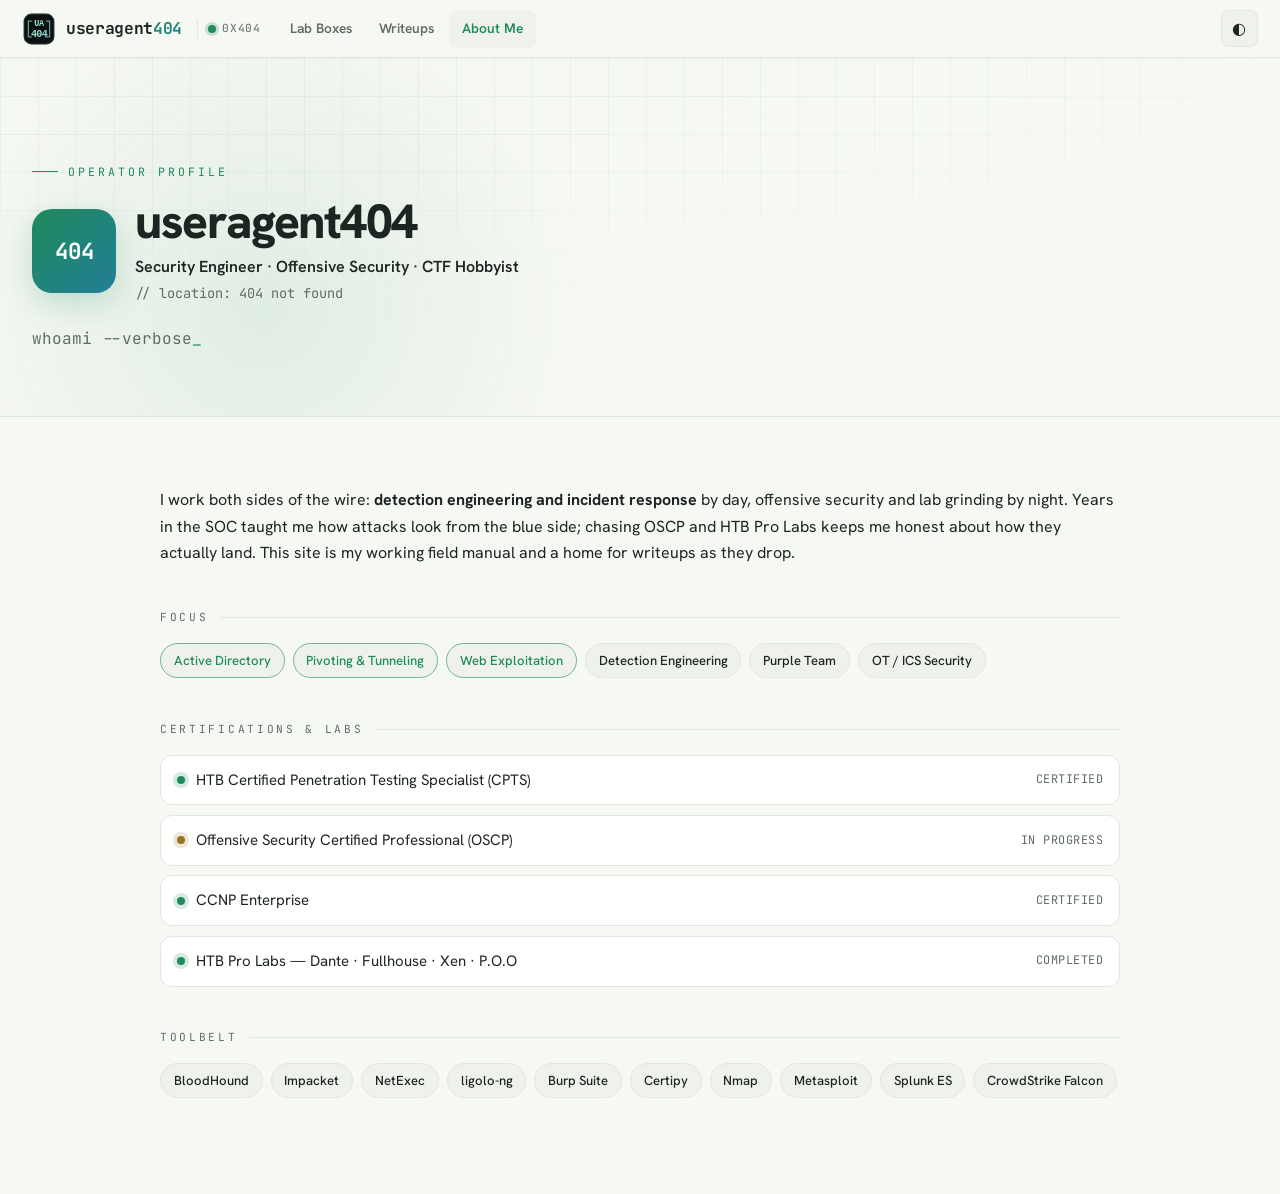
<file: about.html>
<!doctype html>
<html lang="en">
<head>
<meta charset="utf-8">
<meta name="viewport" content="width=device-width, initial-scale=1, viewport-fit=cover">
<title>About // useragent404</title>
<link rel="stylesheet" href="https://fonts.googleapis.com/css2?family=Hanken+Grotesk:wght@400;500;600;700;800&family=JetBrains+Mono:wght@400;500;700&display=swap">
<link rel="icon" href="assets/favicon.svg" type="image/svg+xml">
<link rel="alternate icon" href="assets/favicon.ico" sizes="any">
<link rel="icon" type="image/png" sizes="32x32" href="assets/favicon-32.png">
<link rel="apple-touch-icon" href="assets/favicon-180.png">
<link rel="stylesheet" href="assets/style.css">
</head>
<body>
<header class="nav">
  <a class="brand" href="index.html">
    <img class="mark" src="assets/logo-badge.svg" alt="" width="34" height="34">
    <span class="wm">useragent<span class="g">404</span></span>
    <span class="tag"><i class="st"></i>0x404</span>
  </a>
  <nav class="navlinks">
    <a href="lab-boxes.html" data-nav="lab-boxes.html">Lab Boxes</a>
    <a href="writeups.html" data-nav="writeups.html">Writeups</a>
    <a href="about.html" data-nav="about.html">About Me</a>
  </nav>
  <span class="spacer"></span>
  <button class="iconbtn" id="theme" aria-label="Toggle theme" title="Toggle theme">&#9680;</button>
</header>

<section class="hero">
  <p class="eyebrow">Operator Profile</p>
  <div class="id">
    <div class="avatar">404</div>
    <div>
      <h1 style="font-size:clamp(1.9rem,6vw,3rem);max-width:none;margin:0">useragent404</h1>
      <p class="role">Security Engineer &middot; Offensive Security &middot; CTF Hobbyist</p>
      <p class="loc">// location: 404 not found</p>
    </div>
  </div>
  <p class="tagline" data-type="whoami --verbose"></p>
</section>

<div class="wrap">
  <p class="lead">I work both sides of the wire: <strong>detection engineering and incident response</strong> by day, offensive security and lab grinding by night. Years in the SOC taught me how attacks look from the blue side; chasing OSCP and HTB Pro Labs keeps me honest about how they actually land. This site is my working field manual and a home for writeups as they drop.</p>

  <p class="sec-label">Focus</p>
  <div class="chips">
    <span class="chip key">Active Directory</span>
    <span class="chip key">Pivoting &amp; Tunneling</span>
    <span class="chip key">Web Exploitation</span>
    <span class="chip">Detection Engineering</span>
    <span class="chip">Purple Team</span>
    <span class="chip">OT / ICS Security</span>
  </div>

  <p class="sec-label">Certifications &amp; Labs</p>
  <ul class="certlist">
    <li><span class="dot"></span> HTB Certified Penetration Testing Specialist (CPTS) <span class="meta">certified</span></li>
    <li><span class="dot wip"></span> Offensive Security Certified Professional (OSCP) <span class="meta">in progress</span></li>
    <li><span class="dot"></span> CCNP Enterprise <span class="meta">certified</span></li>
    <li><span class="dot"></span> HTB Pro Labs &mdash; Dante &middot; Fullhouse &middot; Xen &middot; P.O.O <span class="meta">completed</span></li>
  </ul>

  <p class="sec-label">Toolbelt</p>
  <div class="chips">
    <span class="chip">BloodHound</span><span class="chip">Impacket</span><span class="chip">NetExec</span>
    <span class="chip">ligolo-ng</span><span class="chip">Burp Suite</span><span class="chip">Certipy</span>
    <span class="chip">Nmap</span><span class="chip">Metasploit</span><span class="chip">Splunk ES</span>
    <span class="chip">CrowdStrike Falcon</span>
  </div>
</div>

<script src="assets/app.js"></script>
</body>
</html>
</file>
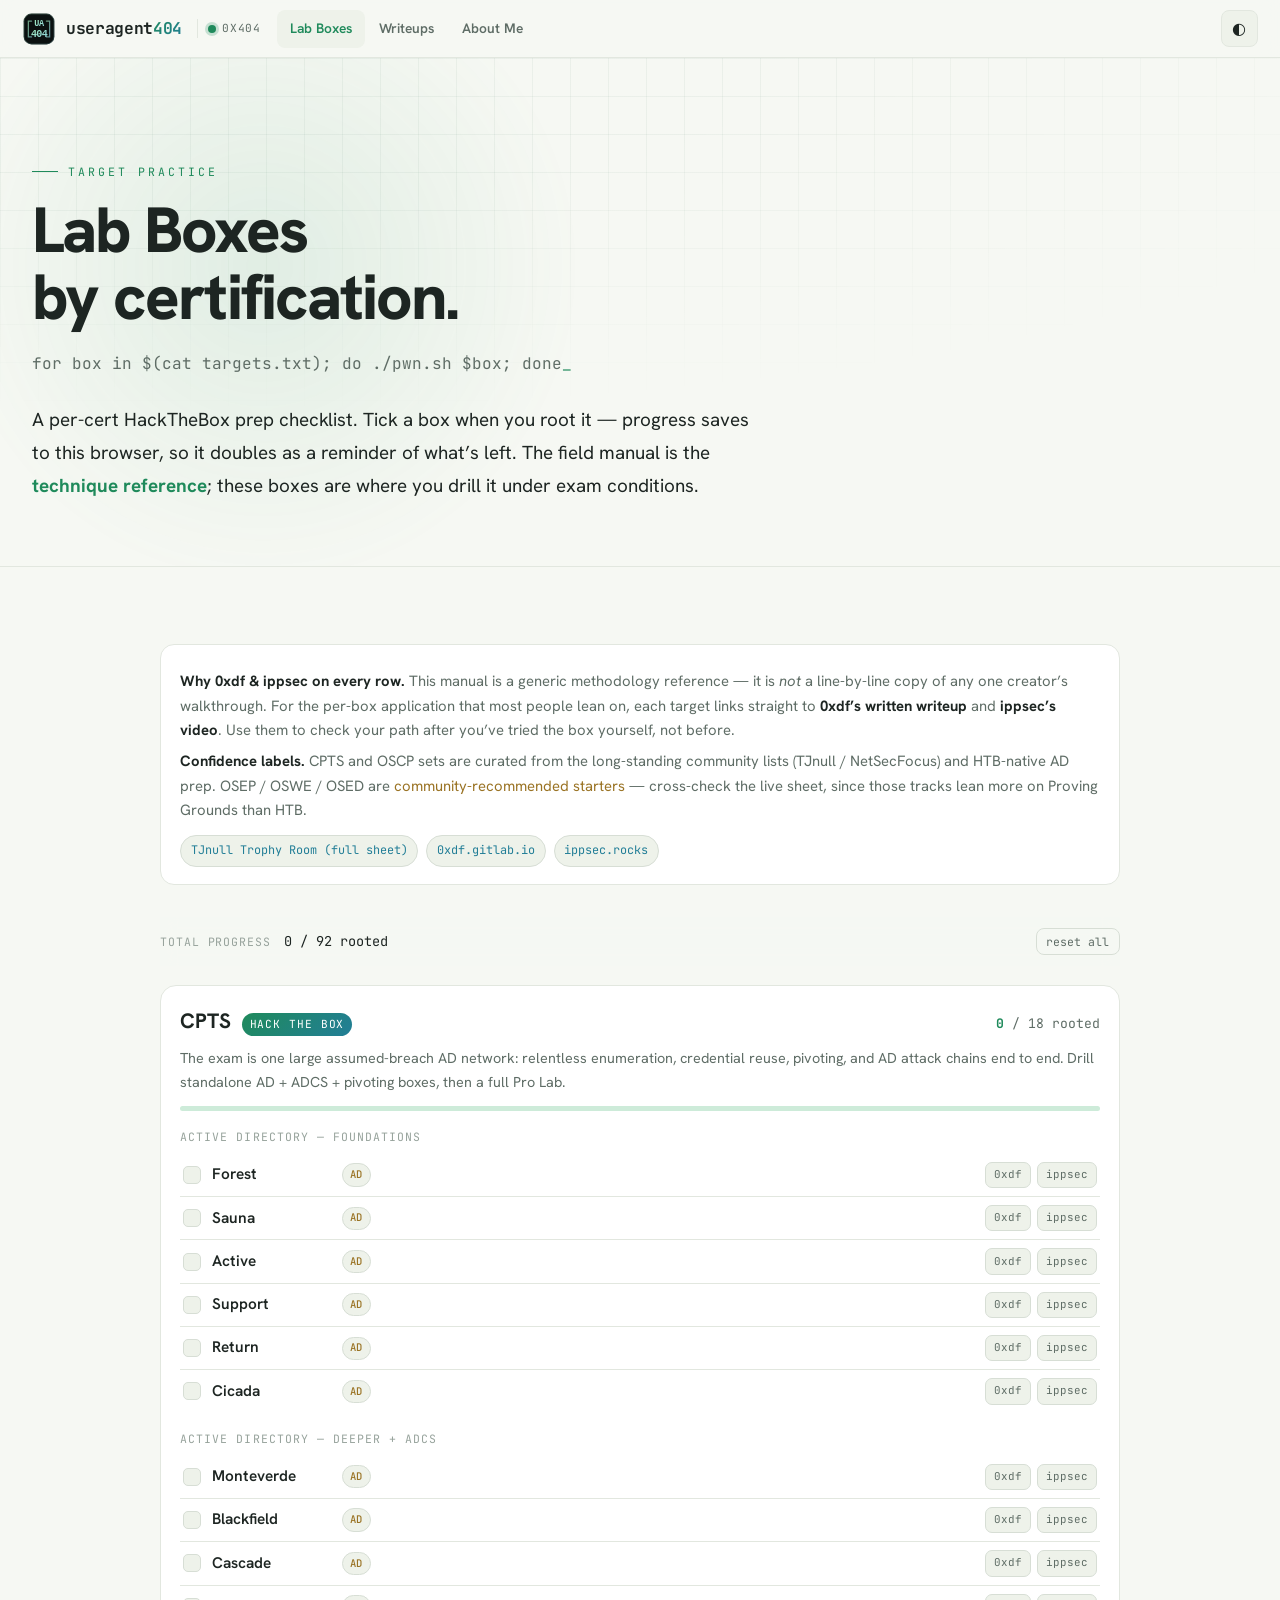
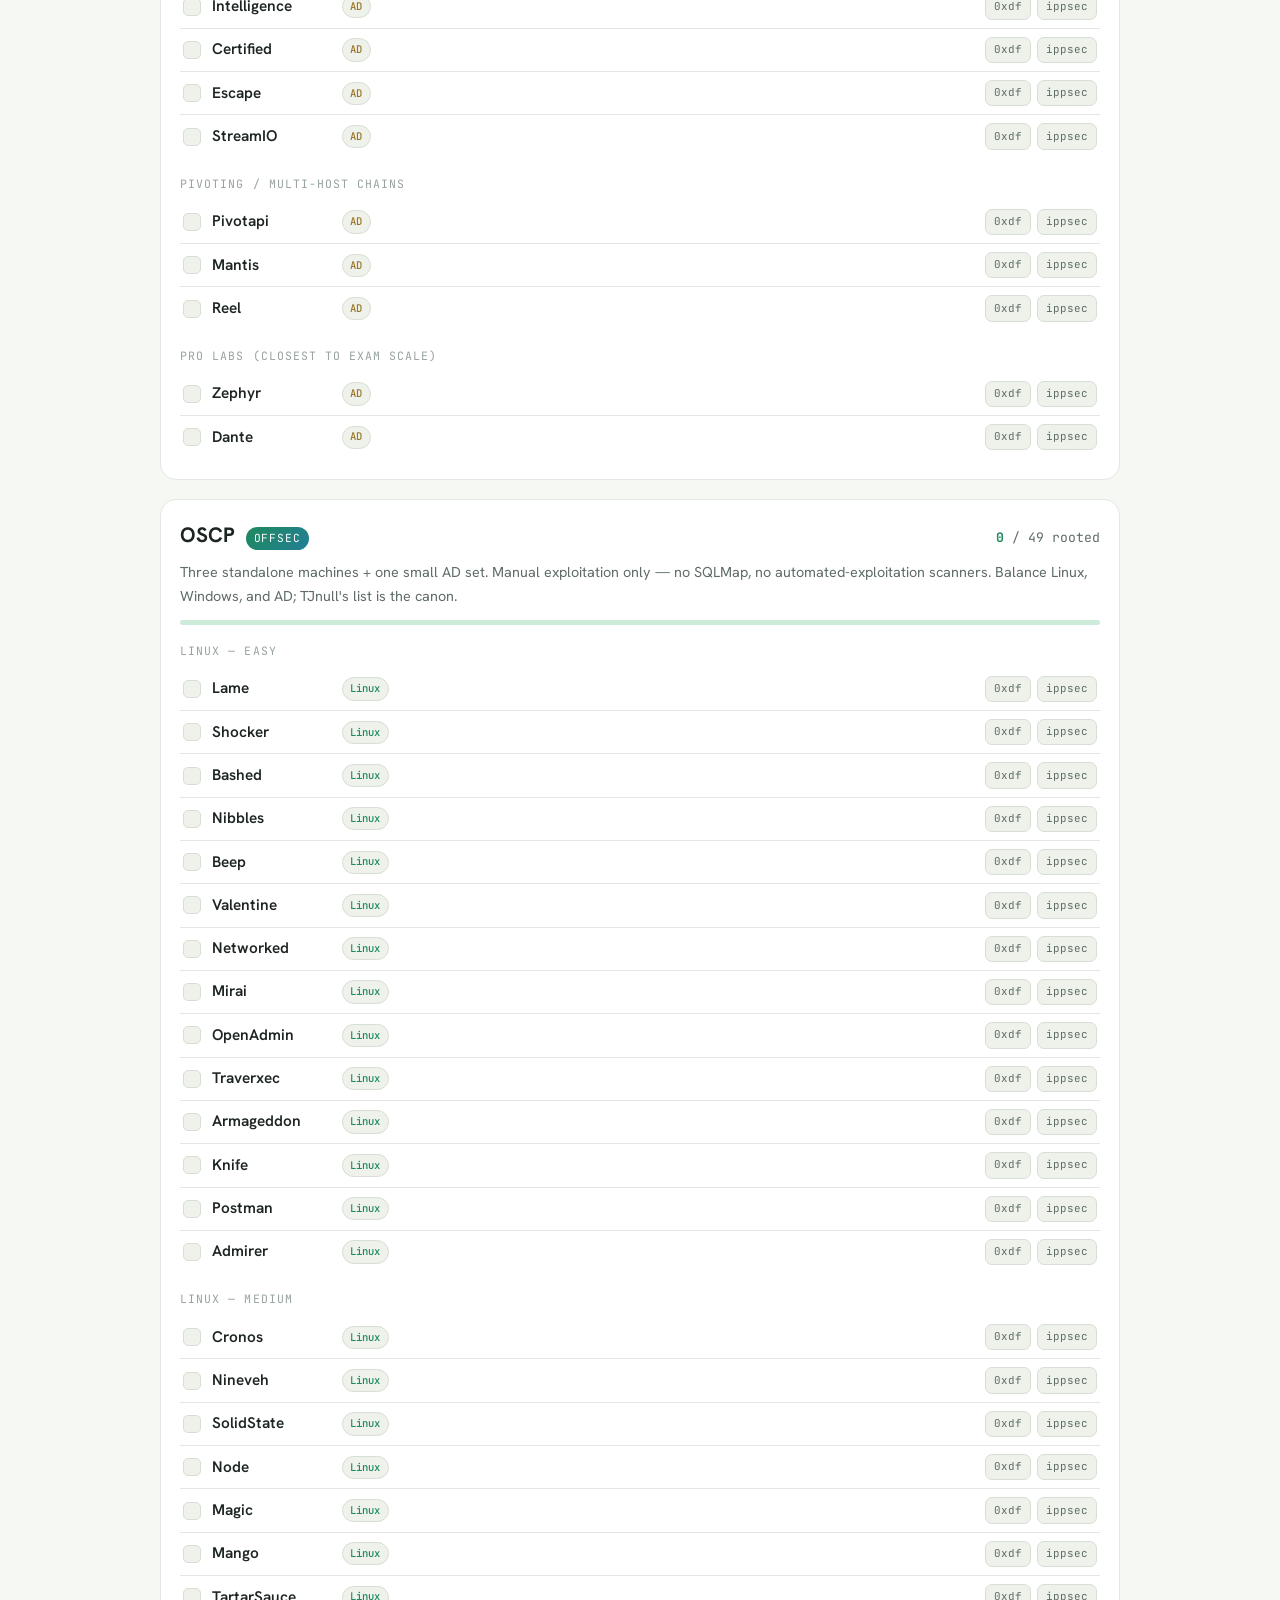
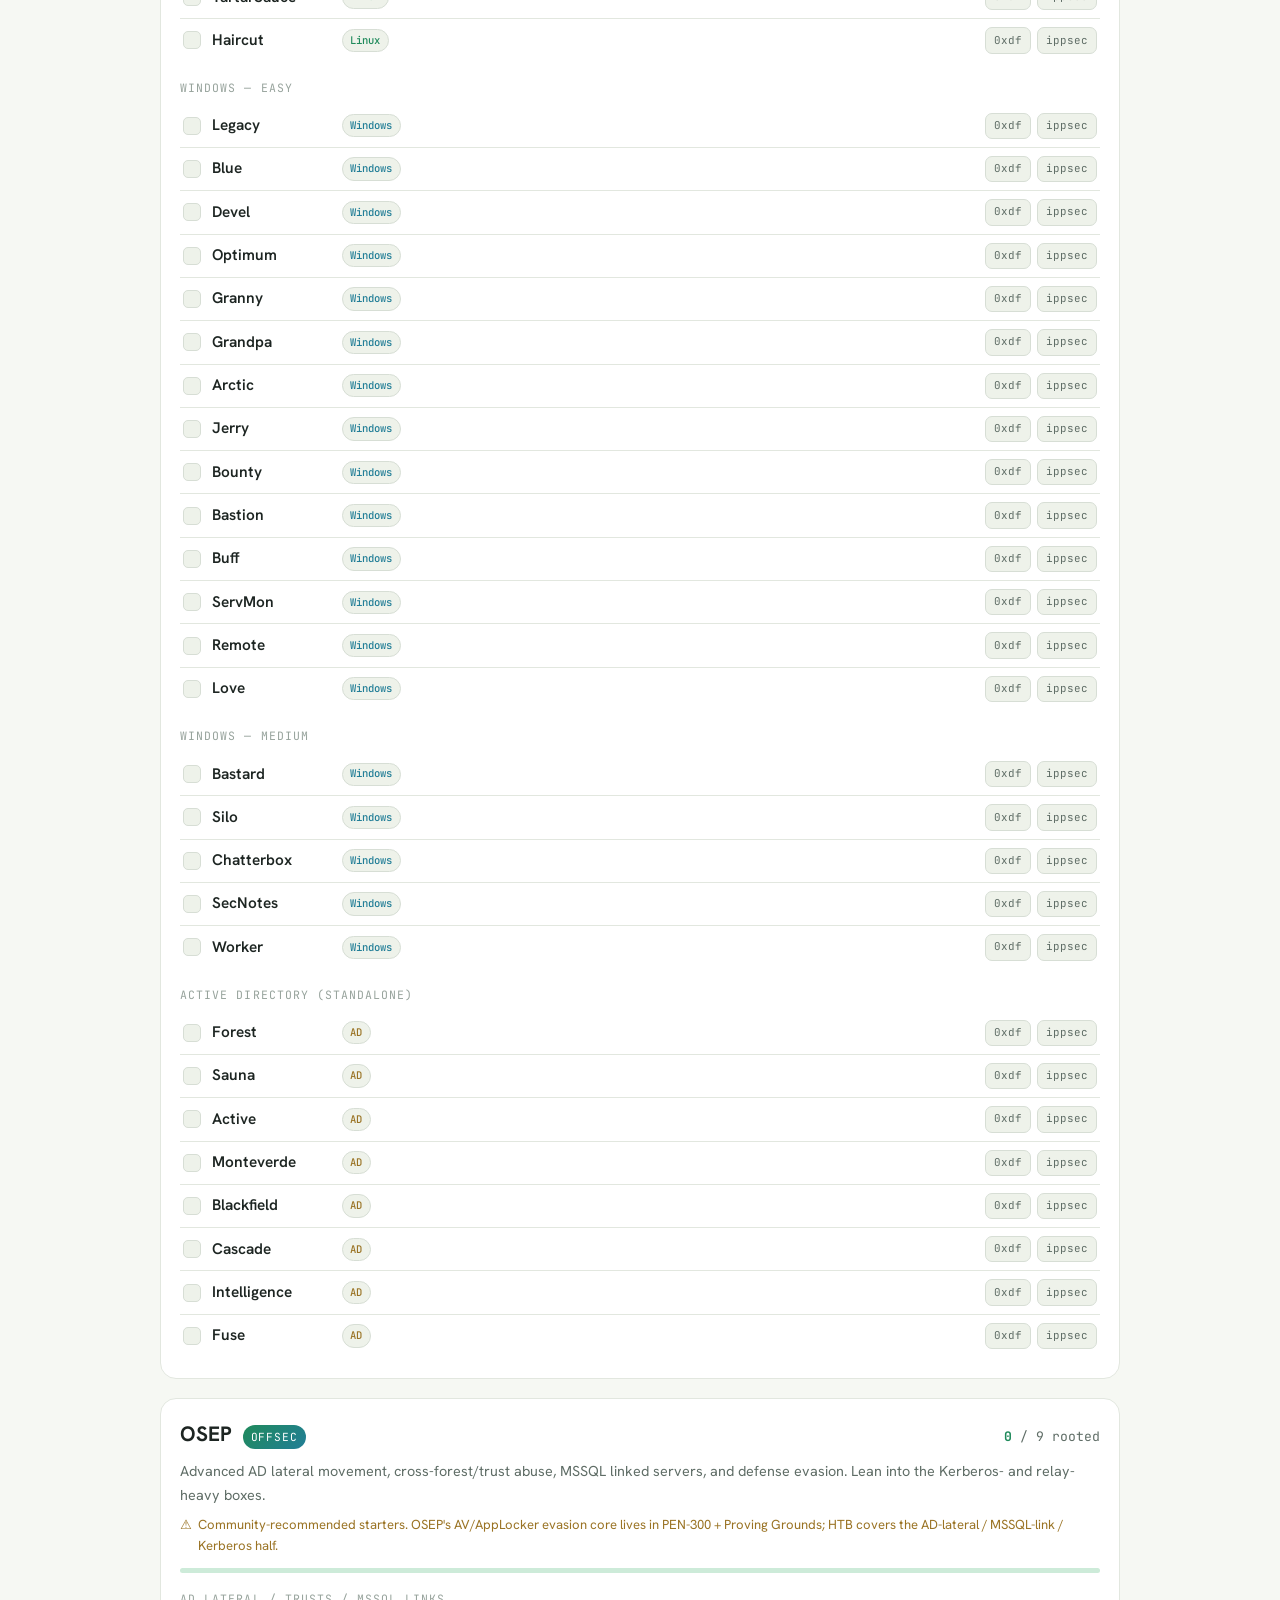
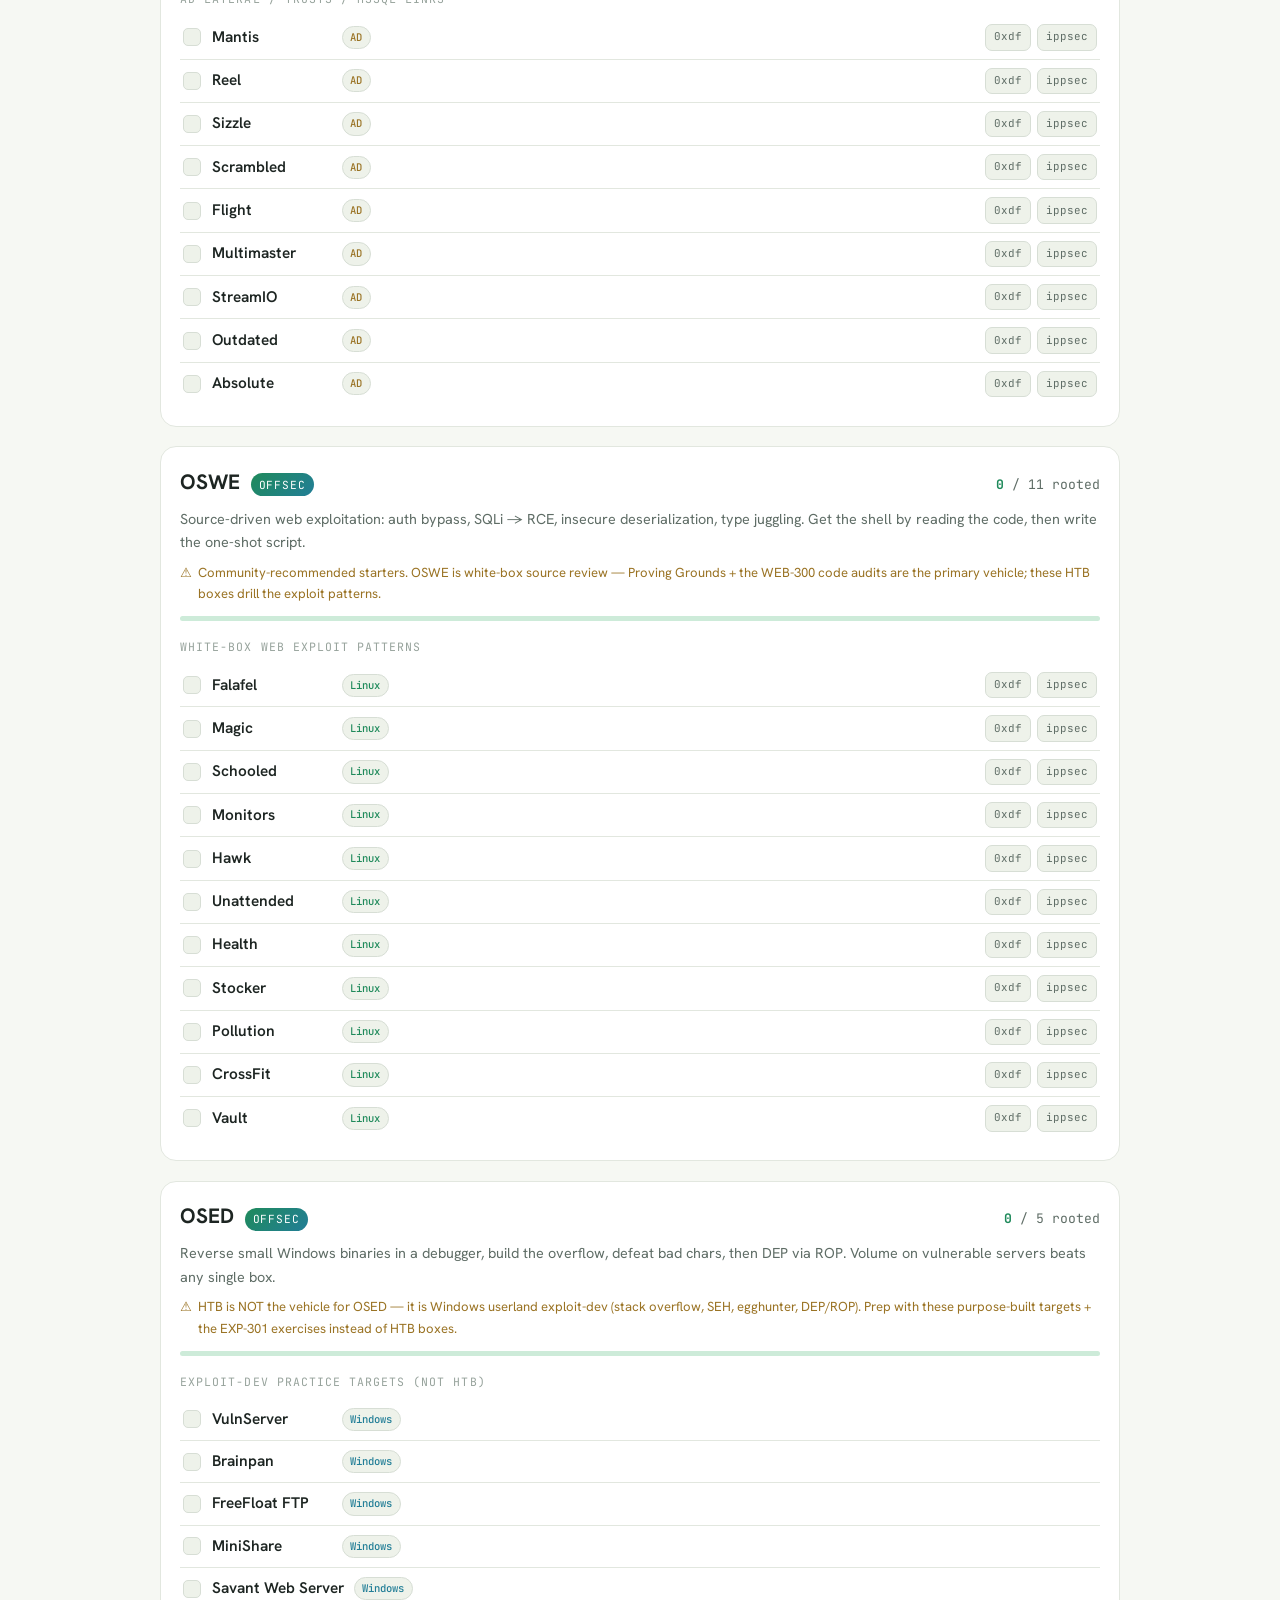
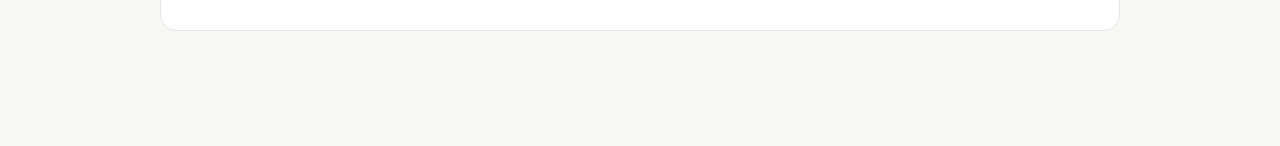
<file: lab-boxes.html>
<!doctype html>
<html lang="en">
<head>
<meta charset="utf-8">
<meta name="viewport" content="width=device-width, initial-scale=1, viewport-fit=cover">
<title>Lab Boxes // useragent404</title>
<link rel="stylesheet" href="https://fonts.googleapis.com/css2?family=Hanken+Grotesk:wght@400;500;600;700;800&family=JetBrains+Mono:wght@400;500;700&display=swap">
<link rel="icon" href="assets/favicon.svg" type="image/svg+xml">
<link rel="alternate icon" href="assets/favicon.ico" sizes="any">
<link rel="icon" type="image/png" sizes="32x32" href="assets/favicon-32.png">
<link rel="apple-touch-icon" href="assets/favicon-180.png">
<link rel="stylesheet" href="assets/style.css">
<style>
/* ---- Lab Boxes page-scoped ---- */
.lb-intro{border:1px solid var(--border);background:var(--panel);border-radius:14px;
  padding:1.1rem 1.2rem;margin:1.4rem 0 2rem}
.lb-intro p{margin:.4rem 0;color:var(--muted);font-size:.93rem}
.lb-intro strong{color:var(--fg)}
.lb-src{display:flex;flex-wrap:wrap;gap:.5rem;margin-top:.8rem}
.lb-src a{display:inline-flex;align-items:center;gap:.35rem;font-family:"JetBrains Mono",monospace;
  font-size:.74rem;padding:.3rem .6rem;border:1px solid var(--border2);border-radius:999px;
  background:var(--panel2);color:var(--accent2)}
.lb-src a:hover{border-color:var(--accent2)}

.lb-overall{position:sticky;top:0;z-index:5;display:flex;align-items:center;gap:.8rem;flex-wrap:wrap;
  padding:.7rem 0;margin-bottom:.4rem;background:color-mix(in srgb,var(--bg) 90%,transparent);
  backdrop-filter:blur(8px);-webkit-backdrop-filter:blur(8px)}
.lb-overall .lab{font-family:"JetBrains Mono",monospace;font-size:.72rem;text-transform:uppercase;
  letter-spacing:.08em;color:var(--faint)}
.lb-overall .ct{font-family:"JetBrains Mono",monospace;font-size:.85rem;color:var(--fg)}
.lb-reset{margin-left:auto;font-family:"JetBrains Mono",monospace;font-size:.72rem;
  background:none;border:1px solid var(--border2);color:var(--muted);border-radius:8px;
  padding:.3rem .6rem;cursor:pointer}
.lb-reset:hover{border-color:var(--amber);color:var(--amber)}

.cert{border:1px solid var(--border);background:var(--panel);border-radius:16px;
  padding:1.1rem 1.2rem 1.3rem;margin:1.2rem 0}
.cert-hd{display:flex;align-items:baseline;gap:.7rem;flex-wrap:wrap}
.cert-hd h2{margin:0;font-size:1.3rem;letter-spacing:-.01em}
.cert-hd .vendor{font-family:"JetBrains Mono",monospace;font-size:.7rem;text-transform:uppercase;
  letter-spacing:.08em;color:var(--on-accent);background:linear-gradient(135deg,var(--accent),var(--accent2));
  padding:.15rem .5rem;border-radius:999px}
.cert-hd .prog{margin-left:auto;font-family:"JetBrains Mono",monospace;font-size:.82rem;color:var(--muted)}
.cert-hd .prog b{color:var(--accent)}
.cert-blurb{color:var(--muted);font-size:.9rem;margin:.55rem 0 .2rem}
.cert-note{font-size:.82rem;color:var(--amber);margin:.4rem 0 0;display:flex;gap:.4rem}
.bar{height:5px;border-radius:999px;background:var(--mark);overflow:hidden;margin:.7rem 0 .4rem}
.bar > i{display:block;height:100%;width:0;border-radius:999px;
  background:linear-gradient(90deg,var(--accent),var(--accent2));transition:width .3s ease}

.grp{margin-top:1rem}
.grp-lab{font-family:"JetBrains Mono",monospace;font-size:.72rem;text-transform:uppercase;
  letter-spacing:.09em;color:var(--faint);margin:.2rem 0 .5rem}
.box{display:flex;align-items:center;gap:.65rem;padding:.5rem .2rem;border-bottom:1px solid var(--border)}
.box:last-child{border-bottom:none}
.box input{appearance:none;-webkit-appearance:none;flex:none;width:18px;height:18px;border-radius:5px;
  border:1.5px solid var(--border2);background:var(--panel2);cursor:pointer;position:relative;margin:0}
.box input:checked{background:linear-gradient(135deg,var(--accent),var(--accent2));border-color:transparent}
.box input:checked::after{content:"";position:absolute;left:5px;top:1px;width:5px;height:10px;
  border:solid var(--on-accent);border-width:0 2px 2px 0;transform:rotate(45deg)}
.box .nm{font-weight:600;font-size:.96rem;min-width:7.5rem}
.box.done .nm{color:var(--faint);text-decoration:line-through;text-decoration-color:var(--border2)}
.box .chips{display:flex;gap:.35rem;flex-wrap:wrap}
.chip{font-family:"JetBrains Mono",monospace;font-size:.66rem;padding:.12rem .45rem;border-radius:999px;
  border:1px solid var(--border2);color:var(--muted);white-space:nowrap}
.chip.lx{color:var(--accent)} .chip.win{color:var(--accent2)} .chip.ad{color:var(--amber)}
.box .lk{margin-left:auto;display:flex;gap:.35rem}
.box .lk a{font-family:"JetBrains Mono",monospace;font-size:.68rem;padding:.2rem .5rem;border-radius:7px;
  border:1px solid var(--border2);color:var(--muted);background:var(--panel2)}
.box .lk a:hover{border-color:var(--accent2);color:var(--accent2)}
@media(max-width:560px){.box{flex-wrap:wrap}.box .lk{margin-left:1.9rem;width:100%}}
</style>
</head>
<body>
<header class="nav">
  <a class="brand" href="index.html">
    <img class="mark" src="assets/logo-badge.svg" alt="" width="34" height="34">
    <span class="wm">useragent<span class="g">404</span></span>
    <span class="tag"><i class="st"></i>0x404</span>
  </a>
  <nav class="navlinks">
    <a href="lab-boxes.html" data-nav="lab-boxes.html">Lab Boxes</a>
    <a href="writeups.html" data-nav="writeups.html">Writeups</a>
    <a href="about.html" data-nav="about.html">About Me</a>
  </nav>
  <span class="spacer"></span>
  <button class="iconbtn" id="theme" aria-label="Toggle theme" title="Toggle theme">&#9680;</button>
</header>

<section class="hero">
  <p class="eyebrow">Target Practice</p>
  <h1>Lab Boxes<br>by certification.</h1>
  <p class="tagline" data-type="for box in $(cat targets.txt); do ./pwn.sh $box; done"></p>
  <p class="lead">A per-cert HackTheBox prep checklist. Tick a box when you root it &mdash; progress saves to this browser, so it doubles as a reminder of what&rsquo;s left. The field manual is the <strong>technique reference</strong>; these boxes are where you drill it under exam conditions.</p>
</section>

<div class="wrap">
  <div class="lb-intro">
    <p><strong>Why 0xdf &amp; ippsec on every row.</strong> This manual is a generic methodology reference &mdash; it is <em>not</em> a line-by-line copy of any one creator&rsquo;s walkthrough. For the per-box application that most people lean on, each target links straight to <strong>0xdf&rsquo;s written writeup</strong> and <strong>ippsec&rsquo;s video</strong>. Use them to check your path after you&rsquo;ve tried the box yourself, not before.</p>
    <p><strong>Confidence labels.</strong> CPTS and OSCP sets are curated from the long-standing community lists (TJnull / NetSecFocus) and HTB-native AD prep. OSEP / OSWE / OSED are <span style="color:var(--amber)">community-recommended starters</span> &mdash; cross-check the live sheet, since those tracks lean more on Proving Grounds than HTB.</p>
    <div class="lb-src">
      <a href="https://docs.google.com/spreadsheets/d/18weuz_Eeynr6sXFQ87Cd5F0slOj9Z6rt" target="_blank" rel="noopener">TJnull Trophy Room (full sheet)</a>
      <a href="https://0xdf.gitlab.io/" target="_blank" rel="noopener">0xdf.gitlab.io</a>
      <a href="https://ippsec.rocks/" target="_blank" rel="noopener">ippsec.rocks</a>
    </div>
  </div>

  <div class="lb-overall">
    <span class="lab">Total progress</span>
    <span class="ct" id="overall">0 / 0 rooted</span>
    <button class="lb-reset" id="resetAll">reset all</button>
  </div>

  <div id="certs"></div>
</div>

<script>
/* ---- box data: edit freely; id = cert+"/"+name is auto ---- */
var DATA=[
 {cert:"CPTS", vendor:"Hack The Box",
  blurb:"The exam is one large assumed-breach AD network: relentless enumeration, credential reuse, pivoting, and AD attack chains end to end. Drill standalone AD + ADCS + pivoting boxes, then a full Pro Lab.",
  groups:[
   {lab:"Active Directory — foundations", os:"ad", boxes:["Forest","Sauna","Active","Support","Return","Cicada"]},
   {lab:"Active Directory — deeper + ADCS", os:"ad", boxes:["Monteverde","Blackfield","Cascade","Intelligence","Certified","Escape","StreamIO"]},
   {lab:"Pivoting / multi-host chains", os:"ad", boxes:["Pivotapi","Mantis","Reel"]},
   {lab:"Pro Labs (closest to exam scale)", os:"ad", boxes:["Zephyr","Dante"]}
  ]},
 {cert:"OSCP", vendor:"OffSec",
  blurb:"Three standalone machines + one small AD set. Manual exploitation only — no SQLMap, no automated-exploitation scanners. Balance Linux, Windows, and AD; TJnull's list is the canon.",
  groups:[
   {lab:"Linux — easy", os:"lx", boxes:["Lame","Shocker","Bashed","Nibbles","Beep","Valentine","Networked","Mirai","OpenAdmin","Traverxec","Armageddon","Knife","Postman","Admirer"]},
   {lab:"Linux — medium", os:"lx", boxes:["Cronos","Nineveh","SolidState","Node","Magic","Mango","TartarSauce","Haircut"]},
   {lab:"Windows — easy", os:"win", boxes:["Legacy","Blue","Devel","Optimum","Granny","Grandpa","Arctic","Jerry","Bounty","Bastion","Buff","ServMon","Remote","Love"]},
   {lab:"Windows — medium", os:"win", boxes:["Bastard","Silo","Chatterbox","SecNotes","Worker"]},
   {lab:"Active Directory (standalone)", os:"ad", boxes:["Forest","Sauna","Active","Monteverde","Blackfield","Cascade","Intelligence","Fuse"]}
  ]},
 {cert:"OSEP", vendor:"OffSec",
  note:"Community-recommended starters. OSEP's AV/AppLocker evasion core lives in PEN-300 + Proving Grounds; HTB covers the AD-lateral / MSSQL-link / Kerberos half.",
  vendor2:true,
  blurb:"Advanced AD lateral movement, cross-forest/trust abuse, MSSQL linked servers, and defense evasion. Lean into the Kerberos- and relay-heavy boxes.",
  groups:[
   {lab:"AD lateral / trusts / MSSQL links", os:"ad", boxes:["Mantis","Reel","Sizzle","Scrambled","Flight","Multimaster","StreamIO","Outdated","Absolute"]}
  ]},
 {cert:"OSWE", vendor:"OffSec",
  note:"Community-recommended starters. OSWE is white-box source review — Proving Grounds + the WEB-300 code audits are the primary vehicle; these HTB boxes drill the exploit patterns.",
  blurb:"Source-driven web exploitation: auth bypass, SQLi → RCE, insecure deserialization, type juggling. Get the shell by reading the code, then write the one-shot script.",
  groups:[
   {lab:"White-box web exploit patterns", os:"lx", boxes:["Falafel","Magic","Schooled","Monitors","Hawk","Unattended","Health","Stocker","Pollution","CrossFit","Vault"]}
  ]},
 {cert:"OSED", vendor:"OffSec",
  note:"HTB is NOT the vehicle for OSED — it is Windows userland exploit-dev (stack overflow, SEH, egghunter, DEP/ROP). Prep with these purpose-built targets + the EXP-301 exercises instead of HTB boxes.",
  blurb:"Reverse small Windows binaries in a debugger, build the overflow, defeat bad chars, then DEP via ROP. Volume on vulnerable servers beats any single box.",
  groups:[
   {lab:"Exploit-dev practice targets (not HTB)", os:"win", nolinks:true, boxes:["VulnServer","Brainpan","FreeFloat FTP","MiniShare","Savant Web Server"]}
  ]}
];

(function(){
  var KEY="ua404-labs-v1", state={};
  try{state=JSON.parse(localStorage.getItem(KEY))||{};}catch(e){state={};}
  function save(){try{localStorage.setItem(KEY,JSON.stringify(state));}catch(e){}}
  function slug(s){return s.toLowerCase().replace(/[^a-z0-9]+/g,'');}
  function ddg(box){return "https://duckduckgo.com/?q="+encodeURIComponent("site:0xdf.gitlab.io "+box);}
  function ipp(box){return "https://ippsec.rocks/?#"+encodeURIComponent(box);}

  var wrap=document.getElementById('certs'), totalAll=0, doneAll=0;

  DATA.forEach(function(c){
    var ids=[];
    var sec=document.createElement('section'); sec.className='cert';
    var head='<div class="cert-hd"><h2>'+c.cert+'</h2><span class="vendor">'+c.vendor+'</span>'
      +'<span class="prog" data-prog></span></div>'
      +'<p class="cert-blurb">'+c.blurb+'</p>'
      +(c.note?'<p class="cert-note"><span>&#9888;</span><span>'+c.note+'</span></p>':'')
      +'<div class="bar"><i data-fill></i></div>';
    var body='';
    c.groups.forEach(function(g){
      body+='<div class="grp"><p class="grp-lab">'+g.lab+'</p>';
      g.boxes.forEach(function(b){
        var id=c.cert+"/"+slug(b); ids.push(id);
        var on=!!state[id];
        var osc=g.os==='lx'?'<span class="chip lx">Linux</span>':g.os==='win'?'<span class="chip win">Windows</span>':'<span class="chip ad">AD</span>';
        var links=g.nolinks?'':'<span class="lk"><a href="'+ddg(b)+'" target="_blank" rel="noopener">0xdf</a>'
          +'<a href="'+ipp(b)+'" target="_blank" rel="noopener">ippsec</a></span>';
        body+='<label class="box'+(on?' done':'')+'" data-id="'+id+'">'
          +'<input type="checkbox"'+(on?' checked':'')+'>'
          +'<span class="nm">'+b+'</span><span class="chips">'+osc+'</span>'+links+'</label>';
      });
      body+='</div>';
    });
    sec.innerHTML=head+body; wrap.appendChild(sec);

    var progEl=sec.querySelector('[data-prog]'), fillEl=sec.querySelector('[data-fill]');
    function refresh(){
      var d=ids.filter(function(i){return state[i];}).length, t=ids.length;
      progEl.innerHTML='<b>'+d+'</b> / '+t+' rooted';
      fillEl.style.width=(t?Math.round(d/t*100):0)+'%';
    }
    sec.querySelectorAll('.box').forEach(function(lbl){
      var id=lbl.dataset.id, cb=lbl.querySelector('input');
      cb.addEventListener('change',function(){
        if(cb.checked)state[id]=1; else delete state[id];
        lbl.classList.toggle('done',cb.checked); save(); refresh(); overall();
      });
    });
    c._ids=ids; c._refresh=refresh;
    totalAll+=ids.length; refresh();
  });

  function overall(){
    var d=0,t=0;
    DATA.forEach(function(c){t+=c._ids.length;c._ids.forEach(function(i){if(state[i])d++;});});
    document.getElementById('overall').textContent=d+' / '+t+' rooted';
  }
  overall();

  document.getElementById('resetAll').addEventListener('click',function(){
    if(!confirm('Clear all rooted checkmarks?'))return;
    state={}; save();
    document.querySelectorAll('.box').forEach(function(l){l.classList.remove('done');l.querySelector('input').checked=false;});
    DATA.forEach(function(c){c._refresh();}); overall();
  });
})();
</script>
<script src="assets/app.js"></script>
</body>
</html>
</file>
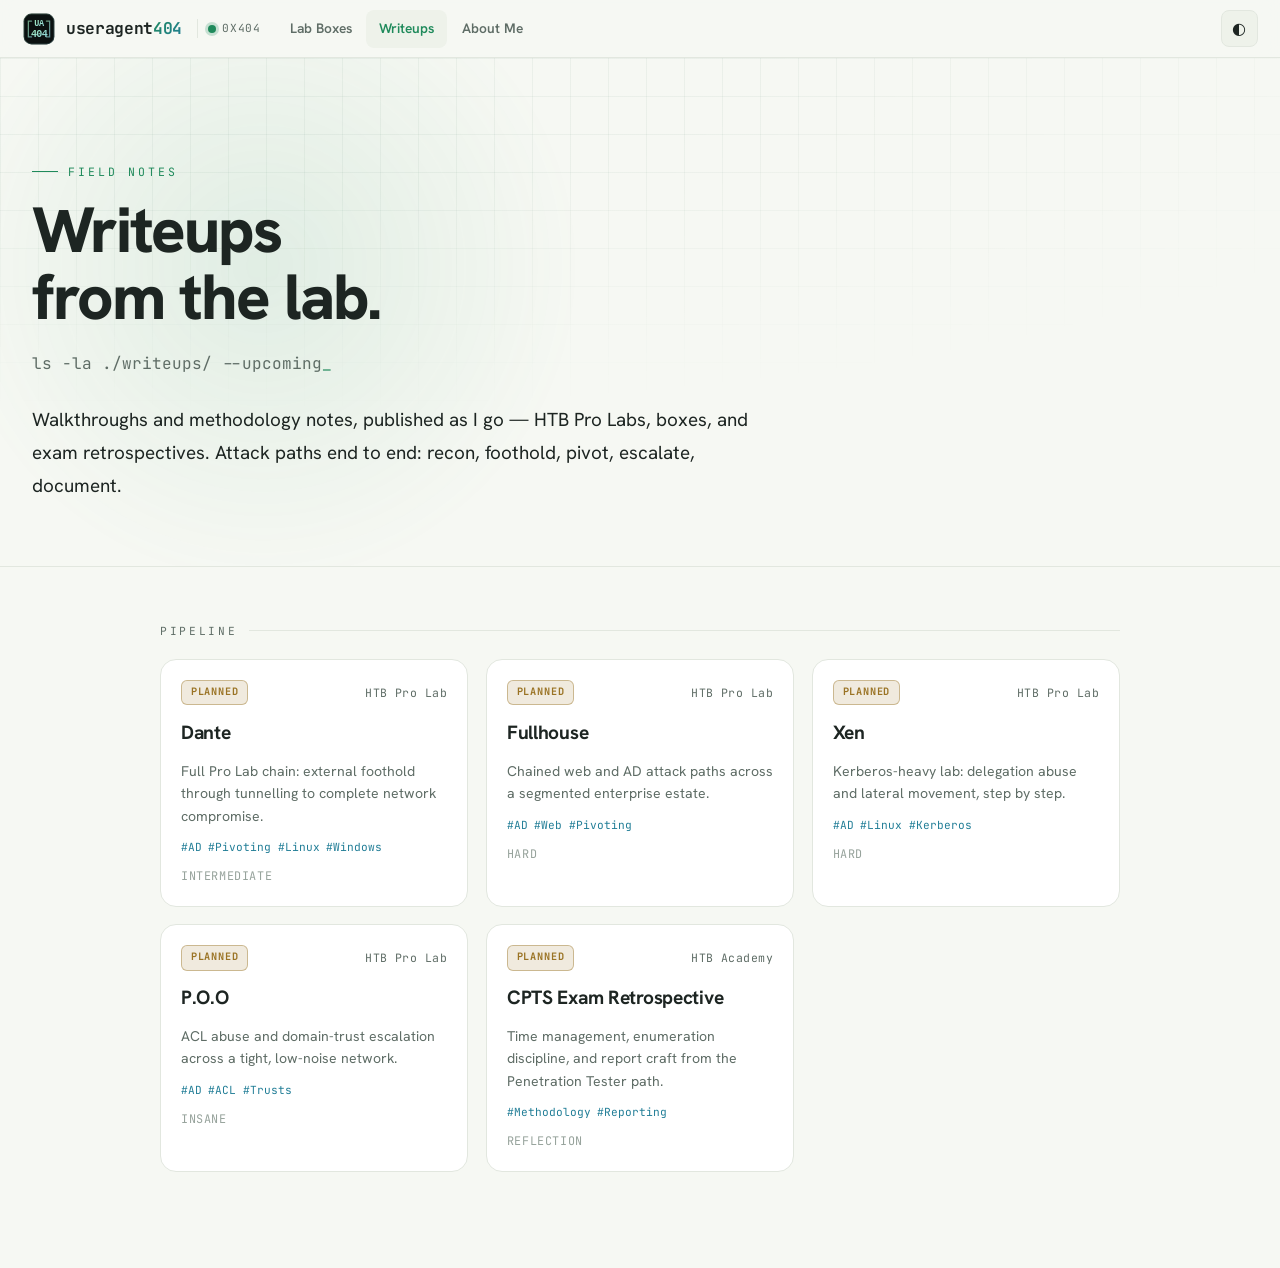
<file: writeups.html>
<!doctype html>
<html lang="en">
<head>
<meta charset="utf-8">
<meta name="viewport" content="width=device-width, initial-scale=1, viewport-fit=cover">
<title>Writeups // useragent404</title>
<link rel="stylesheet" href="https://fonts.googleapis.com/css2?family=Hanken+Grotesk:wght@400;500;600;700;800&family=JetBrains+Mono:wght@400;500;700&display=swap">
<link rel="icon" href="assets/favicon.svg" type="image/svg+xml">
<link rel="alternate icon" href="assets/favicon.ico" sizes="any">
<link rel="icon" type="image/png" sizes="32x32" href="assets/favicon-32.png">
<link rel="apple-touch-icon" href="assets/favicon-180.png">
<link rel="stylesheet" href="assets/style.css">
</head>
<body>
<header class="nav">
  <a class="brand" href="index.html">
    <img class="mark" src="assets/logo-badge.svg" alt="" width="34" height="34">
    <span class="wm">useragent<span class="g">404</span></span>
    <span class="tag"><i class="st"></i>0x404</span>
  </a>
  <nav class="navlinks">
    <a href="lab-boxes.html" data-nav="lab-boxes.html">Lab Boxes</a>
    <a href="writeups.html" data-nav="writeups.html">Writeups</a>
    <a href="about.html" data-nav="about.html">About Me</a>
  </nav>
  <span class="spacer"></span>
  <button class="iconbtn" id="theme" aria-label="Toggle theme" title="Toggle theme">&#9680;</button>
</header>

<section class="hero">
  <p class="eyebrow">Field Notes</p>
  <h1>Writeups<br>from the lab.</h1>
  <p class="tagline" data-type="ls -la ./writeups/ --upcoming"></p>
  <p class="lead">Walkthroughs and methodology notes, published as I go &mdash; HTB Pro Labs, boxes, and exam retrospectives. Attack paths end to end: recon, foothold, pivot, escalate, document.</p>
</section>

<div class="wrap">
  <p class="sec-label">Pipeline</p>
  <div class="wu-grid" id="wu-grid"></div>
</div>

<script>
/* add future writeups here; set status:"live" and url:"..." to publish a card as a link */
var WRITEUPS=[
  {t:"Dante",    plat:"HTB Pro Lab", diff:"Intermediate", status:"plan", tags:["AD","Pivoting","Linux","Windows"], sum:"Full Pro Lab chain: external foothold through tunnelling to complete network compromise."},
  {t:"Fullhouse",plat:"HTB Pro Lab", diff:"Hard",         status:"plan", tags:["AD","Web","Pivoting"],            sum:"Chained web and AD attack paths across a segmented enterprise estate."},
  {t:"Xen",      plat:"HTB Pro Lab", diff:"Hard",         status:"plan", tags:["AD","Linux","Kerberos"],          sum:"Kerberos-heavy lab: delegation abuse and lateral movement, step by step."},
  {t:"P.O.O",    plat:"HTB Pro Lab", diff:"Insane",       status:"plan", tags:["AD","ACL","Trusts"],              sum:"ACL abuse and domain-trust escalation across a tight, low-noise network."},
  {t:"CPTS Exam Retrospective", plat:"HTB Academy", diff:"Reflection", status:"plan", tags:["Methodology","Reporting"], sum:"Time management, enumeration discipline, and report craft from the Penetration Tester path."}
];
(function(){
  var grid=document.getElementById('wu-grid');
  WRITEUPS.forEach(function(w){
    var card=document.createElement(w.status==='live'&&w.url?'a':'article');
    card.className='wu'; if(w.status==='live'&&w.url){card.href=w.url;}
    var badge=w.status==='live'?'<span class="badge live">Published</span>':'<span class="badge plan">Planned</span>';
    card.innerHTML='<div class="wu-top">'+badge+'<span class="wu-plat">'+w.plat+'</span></div>'
      +'<h3>'+w.t+'</h3><p>'+w.sum+'</p>'
      +'<div class="wu-tags">'+w.tags.map(function(x){return '<span>#'+x+'</span>';}).join('')+'</div>'
      +'<div class="wu-foot">'+w.diff+'</div>';
    grid.appendChild(card);
  });
})();
</script>
<script src="assets/app.js"></script>
</body>
</html>
</file>
<file: assets/style.css>
/* useragent404@fieldmanual — shared theme
   Direction: luxury cyber editorial. Deep green-black, pastel mint/cyan accents,
   hairline rules, mono eyebrows, one restrained glow. Dark-first; full light theme below. */

/* ---- tokens (dark-first) ---- */
:root{
  --bg:#0b1110; --bg2:#0e1613; --panel:#111a16; --panel2:#15211c;
  --fg:#dce6df; --muted:#7e9088; --faint:#55655d;
  --border:#1d2a24; --border2:#26352e;
  --accent:#9fe8b8; --accent2:#8fd6e4; --on-accent:#05271a;
  --code-bg:#080d0b; --code-fg:#cfe0d6; --mark:#2f4738; --amber:#e0bd77;
  --glow:rgba(120,230,170,.14);
  --grid:rgba(150,200,175,.045);
  color-scheme:dark;
}
@media (prefers-color-scheme: light){:root:not([data-theme="dark"]){
  --bg:#f6f8f3; --bg2:#eef2ea; --panel:#ffffff; --panel2:#eef2ea;
  --fg:#1d2522; --muted:#5f6d66; --faint:#97a39c;
  --border:#e2e7df; --border2:#d7ded5;
  --accent:#1f8a5b; --accent2:#227e97; --on-accent:#ffffff;
  --code-bg:#0f1d18; --code-fg:#dbe6df; --mark:#cdebd9; --amber:#9a7324;
  --glow:rgba(40,150,95,.10);
  --grid:rgba(30,90,60,.05);
  color-scheme:light;
}}
:root[data-theme="light"]{
  --bg:#f6f8f3; --bg2:#eef2ea; --panel:#ffffff; --panel2:#eef2ea;
  --fg:#1d2522; --muted:#5f6d66; --faint:#97a39c;
  --border:#e2e7df; --border2:#d7ded5;
  --accent:#1f8a5b; --accent2:#227e97; --on-accent:#ffffff;
  --code-bg:#0f1d18; --code-fg:#dbe6df; --mark:#cdebd9; --amber:#9a7324;
  --glow:rgba(40,150,95,.10);
  --grid:rgba(30,90,60,.05);
  color-scheme:light;
}

*{box-sizing:border-box}
html,body{margin:0}
body{background:var(--bg);color:var(--fg);line-height:1.65;
  font-family:"Hanken Grotesk",Inter,system-ui,-apple-system,sans-serif;-webkit-font-smoothing:antialiased;
  padding-top:env(safe-area-inset-top,0px);padding-bottom:env(safe-area-inset-bottom,0px)}
a{color:var(--accent2);text-decoration:none}
a:hover{text-decoration:underline}
img{max-width:100%}
:focus-visible{outline:2px solid var(--accent);outline-offset:2px;border-radius:4px}
[hidden]{display:none!important}
::selection{background:color-mix(in srgb,var(--accent) 35%,transparent)}

/* ---- top nav ---- */
.nav{position:sticky;top:env(safe-area-inset-top,0px);z-index:40;display:flex;align-items:center;gap:.6rem;
  padding:.6rem clamp(.9rem,3vw,1.4rem);background:color-mix(in srgb,var(--bg) 82%,transparent);
  backdrop-filter:blur(10px);-webkit-backdrop-filter:blur(10px);border-bottom:1px solid var(--border)}
.brand{display:flex;align-items:center;gap:.6rem;white-space:nowrap;font-family:"JetBrains Mono",ui-monospace,monospace}
.brand:hover{text-decoration:none}
.brand .mark{width:34px;height:34px;border-radius:9px;display:block;flex:none}
.brand .wm{font-weight:700;font-size:1.02rem;letter-spacing:-.02em;color:var(--fg)}
.brand .wm .g{background:linear-gradient(135deg,var(--accent),var(--accent2));
  -webkit-background-clip:text;background-clip:text;-webkit-text-fill-color:transparent;color:transparent}
.brand .tag{display:flex;align-items:center;gap:.4rem;margin-left:.35rem;padding-left:.6rem;
  border-left:1px solid var(--border);font-size:.7rem;color:var(--muted);letter-spacing:.06em;text-transform:uppercase}
.brand .tag .st{width:.5rem;height:.5rem;border-radius:50%;background:var(--accent);flex:none;
  box-shadow:0 0 0 3px color-mix(in srgb,var(--accent) 22%,transparent)}
@media (max-width:680px){.brand .tag{display:none}}
@keyframes blink{50%{opacity:0}}
.navlinks{display:flex;gap:.1rem;margin-left:.4rem}
.navlinks a{font-weight:600;font-size:.86rem;color:var(--muted);padding:.42rem .75rem;border-radius:8px;border:1px solid transparent}
.navlinks a:hover{color:var(--fg);background:var(--panel2);text-decoration:none}
.navlinks a.on{color:var(--accent);background:var(--panel2)}
.spacer{flex:1}
.search{flex:0 1 220px;min-width:0;background:var(--panel2);border:1px solid var(--border);color:var(--fg);
  font-family:"JetBrains Mono",monospace;font-size:.82rem;padding:.46rem .7rem;border-radius:8px}
.search::placeholder{color:var(--faint)}
.iconbtn{background:var(--panel2);border:1px solid var(--border);color:var(--fg);border-radius:8px;
  width:37px;height:37px;flex:none;cursor:pointer;font-size:1rem;display:grid;place-items:center}
.iconbtn:hover{border-color:var(--accent)}
.menu{display:none}

/* ---- hero (editorial) ---- */
.hero{position:relative;overflow:hidden;border-bottom:1px solid var(--border);
  padding:clamp(3rem,10vw,6.5rem) clamp(1.1rem,5vw,2rem) clamp(2.4rem,7vw,4rem)}
.hero::before{content:"";position:absolute;inset:0;z-index:0;
  background-image:linear-gradient(var(--grid) 1px,transparent 1px),linear-gradient(90deg,var(--grid) 1px,transparent 1px);
  background-size:38px 38px;mask-image:radial-gradient(130% 90% at 20% 0%,#000 30%,transparent 78%);
  -webkit-mask-image:radial-gradient(130% 90% at 20% 0%,#000 30%,transparent 78%)}
.hero::after{content:"";position:absolute;z-index:0;width:60vw;height:60vw;max-width:680px;max-height:680px;
  top:-26%;left:-6%;border-radius:50%;background:radial-gradient(circle,var(--glow),transparent 66%);
  filter:blur(8px);animation:pulse 7s ease-in-out infinite}
@keyframes pulse{0%,100%{opacity:.75;transform:scale(1)}50%{opacity:1;transform:scale(1.08)}}
.hero>*{position:relative;z-index:1}
.eyebrow{font-family:"JetBrains Mono",monospace;font-size:.72rem;letter-spacing:.26em;text-transform:uppercase;
  color:var(--accent);margin:0 0 1rem;display:flex;align-items:center;gap:.6rem}
.eyebrow::before{content:"";width:26px;height:1px;background:var(--accent)}
.hero h1{font-family:"Hanken Grotesk",Inter,sans-serif;font-weight:800;letter-spacing:-.03em;
  font-size:clamp(2.1rem,7vw,4rem);line-height:1.04;margin:0;text-wrap:balance;max-width:16ch}
.hero .tagline{font-family:"JetBrains Mono",monospace;color:var(--muted);font-size:clamp(.85rem,2.4vw,1rem);
  margin:1.3rem 0 0}
.hero .tagline .cur{color:var(--accent);animation:blink 1.2s steps(1) infinite}
.hero .lead{font-size:clamp(1rem,2.6vw,1.18rem);line-height:1.75;color:var(--fg);max-width:46rem;margin:1.6rem 0 0}
.hero .lead strong{color:var(--accent)}

/* ---- generic page wrap ---- */
.wrap{max-width:64rem;margin:0 auto;padding:clamp(1.8rem,5vw,3.4rem) clamp(1.1rem,5vw,2rem) 6rem}
.sec-label{font-family:"JetBrains Mono",monospace;font-size:.7rem;letter-spacing:.24em;text-transform:uppercase;
  color:var(--muted);margin:2.6rem 0 1rem;display:flex;align-items:center;gap:.7rem}
.sec-label::after{content:"";flex:1;height:1px;background:var(--border)}
.sec-label:first-child{margin-top:0}

/* chips + certs (about) */
.chips{display:flex;flex-wrap:wrap;gap:.5rem}
.chip{font-size:.82rem;font-weight:500;padding:.38rem .8rem;border-radius:999px;background:var(--panel2);
  border:1px solid var(--border);color:var(--fg)}
.chip.key{border-color:color-mix(in srgb,var(--accent) 55%,var(--border));color:var(--accent)}
.certlist{list-style:none;padding:0;margin:0;display:grid;gap:.6rem}
.certlist li{display:flex;align-items:center;gap:.7rem;padding:.75rem 1rem;background:var(--panel);
  border:1px solid var(--border);border-radius:12px;font-size:.94rem;transition:border-color .2s,transform .2s}
.certlist li:hover{border-color:var(--border2);transform:translateX(3px)}
.certlist .dot{width:.5rem;height:.5rem;border-radius:50%;background:var(--accent);flex:none;
  box-shadow:0 0 0 4px color-mix(in srgb,var(--accent) 18%,transparent)}
.certlist .wip{background:var(--amber);box-shadow:0 0 0 4px color-mix(in srgb,var(--amber) 18%,transparent)}
.certlist .meta{margin-left:auto;color:var(--muted);font-size:.74rem;font-family:"JetBrains Mono",monospace;
  letter-spacing:.04em;text-transform:uppercase}

/* about identity */
.id{display:flex;align-items:center;gap:1.2rem;flex-wrap:wrap}
.avatar{width:84px;height:84px;border-radius:20px;flex:none;display:grid;place-items:center;
  font-family:"JetBrains Mono",monospace;font-weight:700;font-size:1.4rem;color:var(--on-accent);
  background:linear-gradient(135deg,var(--accent),var(--accent2));
  box-shadow:0 10px 30px color-mix(in srgb,var(--accent) 22%,transparent)}
.id .role{font-weight:600;margin:.4rem 0 .15rem}
.id .loc{color:var(--muted);font-size:.85rem;margin:0;font-family:"JetBrains Mono",monospace}

/* ---- writeup cards ---- */
.wu-grid{display:grid;grid-template-columns:repeat(auto-fill,minmax(270px,1fr));gap:1.1rem;margin-top:1.2rem}
.wu{position:relative;background:var(--panel);border:1px solid var(--border);border-radius:16px;
  padding:1.2rem 1.25rem;display:flex;flex-direction:column;gap:.55rem;overflow:hidden;
  transition:border-color .22s,transform .22s,box-shadow .22s}
.wu::before{content:"";position:absolute;inset:0;background:radial-gradient(130% 80% at 100% 0%,var(--glow),transparent 60%);opacity:0;transition:opacity .22s;pointer-events:none}
.wu:hover{transform:translateY(-4px);border-color:var(--border2);box-shadow:0 16px 40px rgba(0,0,0,.22)}
.wu:hover::before{opacity:1}
.wu-top{display:flex;align-items:center;gap:.5rem;position:relative;z-index:1}
.badge{font-size:.64rem;font-weight:700;letter-spacing:.08em;text-transform:uppercase;padding:.22rem .55rem;
  border-radius:6px;font-family:"JetBrains Mono",monospace}
.badge.plan{color:var(--amber);background:color-mix(in srgb,var(--amber) 15%,transparent);border:1px solid color-mix(in srgb,var(--amber) 42%,transparent)}
.badge.live{color:var(--accent);background:color-mix(in srgb,var(--accent) 15%,transparent);border:1px solid color-mix(in srgb,var(--accent) 48%,transparent)}
.wu-plat{margin-left:auto;font-size:.72rem;color:var(--muted);font-family:"JetBrains Mono",monospace;letter-spacing:.04em}
.wu h3{font-size:1.2rem;font-weight:700;margin:.15rem 0;letter-spacing:-.015em;position:relative;z-index:1}
.wu p{margin:0;color:var(--muted);font-size:.88rem;line-height:1.6;position:relative;z-index:1}
.wu-tags{display:flex;flex-wrap:wrap;gap:.4rem;margin-top:.15rem;position:relative;z-index:1}
.wu-tags span{font-size:.7rem;color:var(--accent2);font-family:"JetBrains Mono",monospace}
.wu-foot{margin-top:.1rem;font-size:.74rem;color:var(--faint);font-family:"JetBrains Mono",monospace;
  letter-spacing:.05em;text-transform:uppercase;position:relative;z-index:1}

/* ---- Field Manual layout ---- */
#shell{display:flex;max-width:1540px;margin:0 auto}
#side{width:300px;flex:none;border-right:1px solid var(--border);background:var(--bg2);
  position:sticky;top:calc(env(safe-area-inset-top,0px) + 50px);align-self:flex-start;
  height:calc(100vh - 50px);overflow-y:auto;padding:1.1rem .5rem 3rem}
.sidelabel{font-family:"JetBrains Mono",monospace;font-size:.62rem;letter-spacing:.24em;text-transform:uppercase;color:var(--faint);padding:.1rem .9rem .6rem}
.toc{display:flex;flex-direction:column;gap:.12rem}
.grp{border-radius:9px}
.ghead{display:flex;align-items:center;gap:.5rem;padding:.5rem .7rem;border-radius:8px;color:var(--fg);
  font-weight:600;font-size:.89rem;cursor:pointer;border-left:2px solid transparent}
.ghead .glabel{flex:1;min-width:0;overflow:hidden;text-overflow:ellipsis;white-space:nowrap}
.ghead .chev{color:var(--faint);transition:transform .15s;font-size:1.05rem;line-height:1}
.ghead:hover{background:var(--panel2);text-decoration:none}
.grp.open>.ghead{color:var(--accent)}
.grp.open>.ghead .chev{transform:rotate(90deg);color:var(--accent)}
.ghead.active{color:var(--accent);border-left-color:var(--accent);background:var(--panel2)}
.gkids{display:none;margin:.05rem 0 .4rem .9rem;border-left:1px solid var(--border);padding-left:.25rem}
.grp.open>.gkids{display:block}
.gkids a{display:block;color:var(--muted);font-size:.8rem;padding:.3rem .7rem;border-radius:6px;border-left:2px solid transparent;margin-left:-.27rem}
.gkids a:hover{background:var(--panel2);color:var(--fg);text-decoration:none}
.gkids a.active{color:var(--accent);border-left-color:var(--accent);background:var(--panel2);font-weight:500}

#main{flex:1;min-width:0;padding:clamp(1.3rem,3vw,2.6rem) clamp(1rem,3vw,2.8rem) 6rem;max-width:64rem}

/* cert scope selector + exam banner + coverage pills */
#scopebar{display:flex;align-items:center;gap:.6rem;flex-wrap:wrap;margin-bottom:1.1rem;
  padding:.6rem .8rem;background:var(--bg2);border:1px solid var(--border);border-radius:10px}
#scopebar .sl{font-family:"JetBrains Mono",monospace;font-size:.64rem;letter-spacing:.2em;text-transform:uppercase;color:var(--muted)}
#certsel{background:var(--panel);border:1px solid var(--border2);color:var(--accent);font-family:"JetBrains Mono",monospace;
  font-weight:700;font-size:.82rem;letter-spacing:.02em;padding:.42rem 1.8rem .42rem .6rem;border-radius:8px;cursor:pointer;
  appearance:none;-webkit-appearance:none;
  background-image:linear-gradient(45deg,transparent 50%,var(--accent) 50%),linear-gradient(135deg,var(--accent) 50%,transparent 50%);
  background-position:calc(100% - 15px) center,calc(100% - 10px) center;background-size:5px 5px,5px 5px;background-repeat:no-repeat}
#certsel:hover{border-color:var(--accent)}
#scopehint{font-family:"JetBrains Mono",monospace;font-size:.72rem;color:var(--faint);margin-left:auto}
.exam-banner{margin:0 0 1.6rem;padding:.8rem 1rem;border:1px solid var(--border2);border-left:3px solid var(--accent);
  border-radius:0 10px 10px 0;background:var(--panel);font-size:.88rem;color:var(--muted);line-height:1.6}
.exam-banner b{color:var(--fg);font-weight:700}
.exam-banner .et{display:block;font-family:"JetBrains Mono",monospace;font-size:.66rem;letter-spacing:.16em;
  text-transform:uppercase;color:var(--accent);margin-bottom:.35rem}
.exam-banner.warn{border-left-color:var(--amber)}
.exam-banner.warn .et{color:var(--amber)}
.covpill{font-family:"JetBrains Mono",monospace;font-size:.58rem;font-weight:700;letter-spacing:.08em;
  color:var(--accent2);border:1px solid var(--border2);border-radius:5px;padding:.1em .45em;margin-left:.55rem;
  vertical-align:middle;white-space:nowrap}
#main h1{font-family:"Hanken Grotesk",Inter,sans-serif;font-weight:800;letter-spacing:-.03em;
  font-size:clamp(1.7rem,4vw,2.4rem);color:var(--fg);text-wrap:balance;margin:.2rem 0 .4rem;
  padding-bottom:.8rem;border-bottom:1px solid var(--border)}
#main h2{font-family:"Hanken Grotesk",Inter,sans-serif;font-weight:700;letter-spacing:-.02em;font-size:1.42rem;
  margin:2.8rem 0 .9rem;scroll-margin-top:70px;padding-top:.8rem;border-top:1px solid var(--border);color:var(--fg)}
#main h2::before{content:"";display:inline-block;width:.5rem;height:.5rem;border-radius:2px;background:var(--accent);margin-right:.6rem;vertical-align:middle}
#main h3{font-family:"Hanken Grotesk",Inter,sans-serif;font-weight:700;letter-spacing:-.01em;font-size:1.1rem;margin:1.8rem 0 .5rem;scroll-margin-top:70px;color:var(--accent2)}
#main h4{font-size:.94rem;margin:1.1rem 0 .4rem;color:var(--muted);text-transform:uppercase;letter-spacing:.05em}
#main p{margin:.55rem 0}
#main ul,#main ol{padding-left:1.3rem}
#main li{margin:.28rem 0}
#main blockquote{margin:.9rem 0;padding:.65rem 1rem;background:var(--panel2);border-left:3px solid var(--accent);border-radius:0 8px 8px 0;color:var(--muted);font-size:.93rem}
#main blockquote strong{color:var(--fg)}
#main hr{border:none;border-top:1px dashed var(--border);margin:2.2rem 0}
code{font-family:"JetBrains Mono",monospace;font-size:.86em}
:not(pre)>code{background:var(--panel2);color:var(--accent);padding:.12em .42em;border-radius:5px;border:1px solid var(--border);word-break:break-word}
.codewrap{position:relative;margin:.75rem 0}
pre{background:var(--code-bg);color:var(--code-fg);padding:.95rem 1.05rem;border-radius:10px;overflow-x:auto;border:1px solid var(--border2);margin:0;font-size:.82rem;line-height:1.58}
pre code{color:inherit}
.copy{position:absolute;top:.5rem;right:.5rem;background:#13201b;color:var(--code-fg);border:1px solid #27372f;font-family:"JetBrains Mono",monospace;font-size:.68rem;padding:.26rem .55rem;border-radius:7px;cursor:pointer;opacity:.7}
.copy:hover{opacity:1;border-color:var(--accent)}
.copy.ok{color:var(--accent);border-color:var(--accent)}
.tablewrap{overflow-x:auto;margin:.9rem 0;border:1px solid var(--border);border-radius:10px}
table{border-collapse:collapse;width:100%;font-size:.84rem;min-width:min(100%,560px)}
th,td{text-align:left;padding:.52rem .75rem;border-bottom:1px solid var(--border);vertical-align:top}
th{background:var(--panel2);font-family:"JetBrains Mono",monospace;font-size:.7rem;text-transform:uppercase;letter-spacing:.06em;color:var(--muted);position:sticky;top:0}
tr:last-child td{border-bottom:none}
td code{white-space:nowrap}
mark{background:var(--mark);color:inherit;border-radius:3px;padding:0 .15em}

/* ---- floating + overlay ---- */
#backtop{position:fixed;right:1rem;bottom:calc(env(safe-area-inset-bottom,0px) + 1rem);z-index:20;
  background:var(--accent);color:var(--on-accent);border:none;border-radius:50%;width:44px;height:44px;cursor:pointer;
  font-size:1.1rem;display:none;box-shadow:0 8px 22px rgba(0,0,0,.28)}
#scrim{display:none;position:fixed;inset:0;background:rgba(0,0,0,.55);z-index:35}

@media (max-width:860px){
  .menu{display:grid}
  #side{position:fixed;top:0;left:0;height:100%;z-index:36;transform:translateX(-100%);transition:transform .22s;
    width:min(84vw,320px);padding-top:calc(env(safe-area-inset-top,0px) + 1rem)}
  #side.open{transform:none}
  #scrim.open{display:block}
  #main{padding-top:1.1rem}
}
@media (max-width:560px){.brand .at{display:none}.search{flex-basis:130px}}
@media (prefers-reduced-motion:reduce){*{animation:none!important;transition:none!important;scroll-behavior:auto!important}}
</file>
